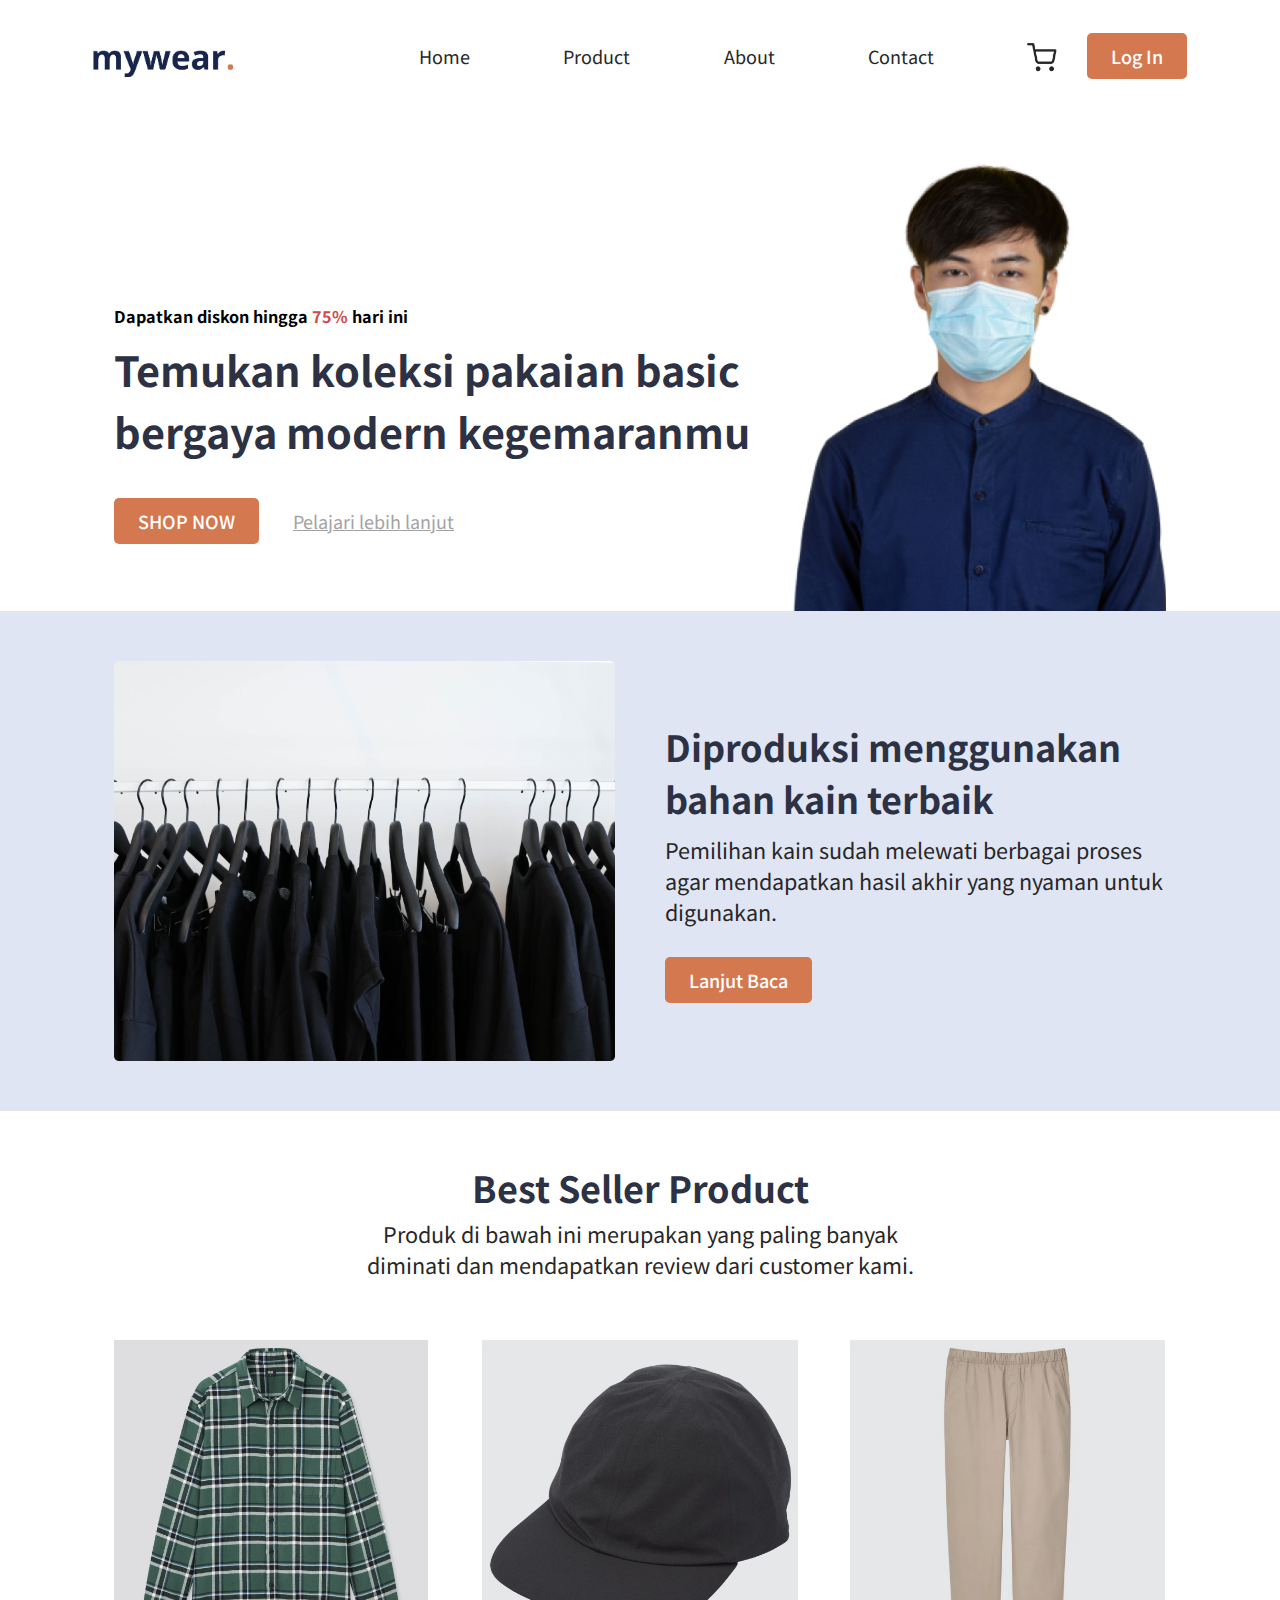
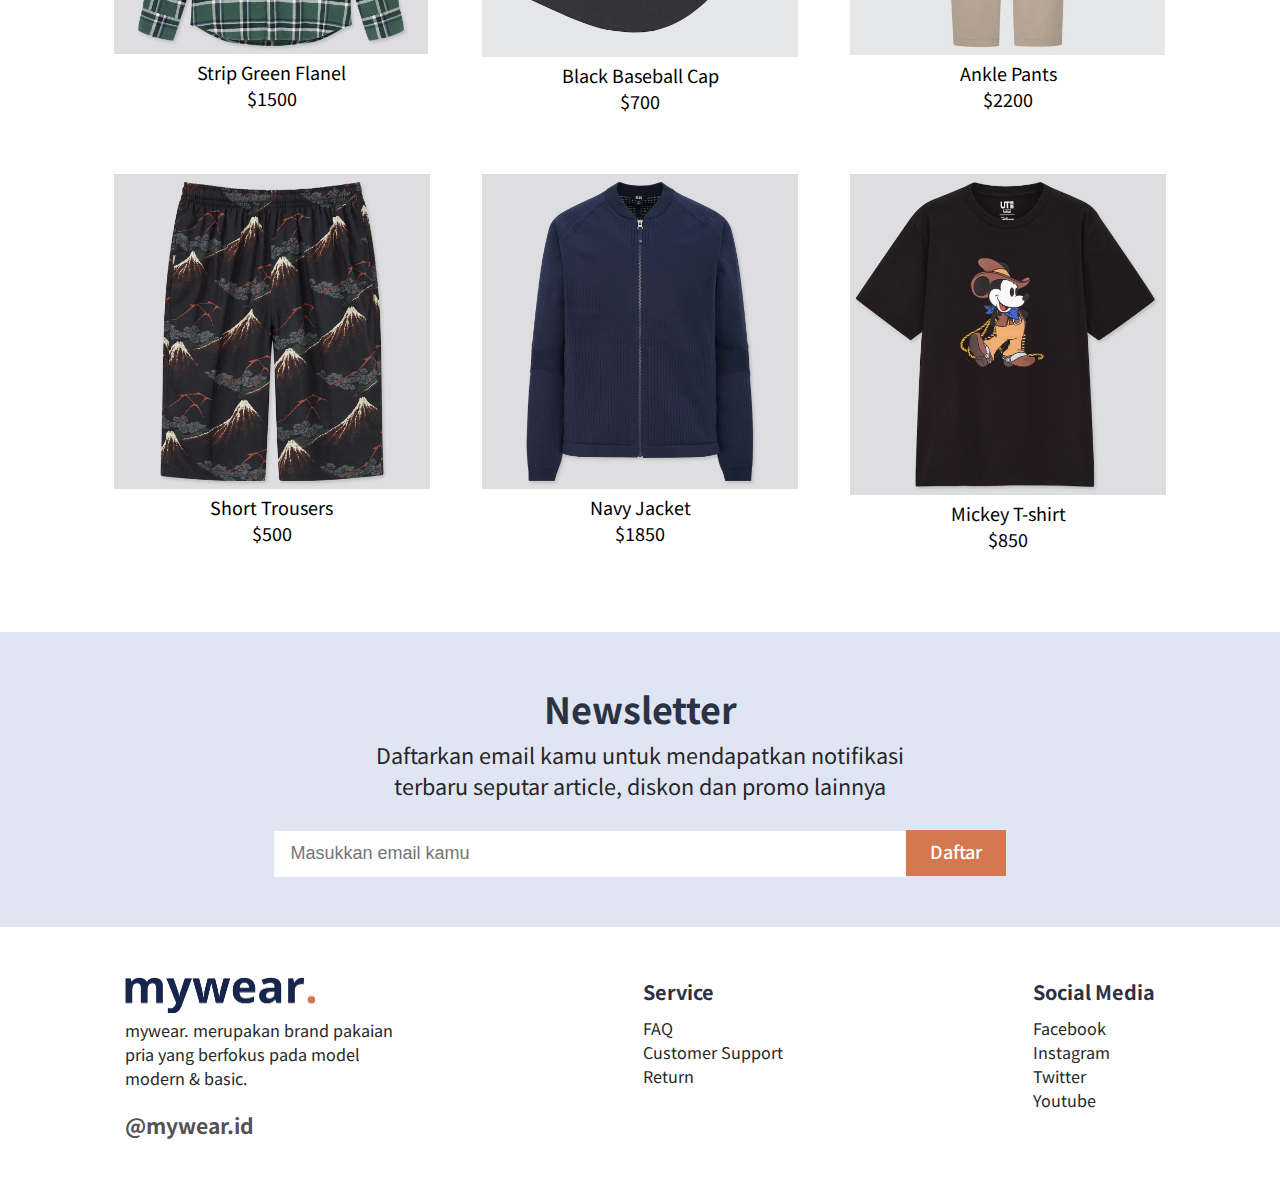
<file: index.html>
<!DOCTYPE html>
<html lang="en">
<head>
    <meta charset="UTF-8">
    <meta http-equiv="X-UA-Compatible" content="IE=edge">
    <meta name="viewport" content="width=device-width, initial-scale=1.0">
    <link rel="shortcut icon" href="asset/icon.png">
    <link href="https://fonts.googleapis.com/css2?family=Noto+Sans+JP:wght@100;400&display=swap" rel="stylesheet">
    <link rel="stylesheet" href="stylesheet.css">
    <link rel="stylesheet" href="responsive.css">
    <title>Mywear</title>
</head>
<body>
    <nav>
        <div class="logo">
            <img src="asset/mywear..png" alt="" class="nav-logo">
        </div>
        <ul>
            <li><a href="">Home</a></li>
            <li><a href="">Product</a></li>
            <li><a href="">About</a></li>
            <li><a href="">Contact</a></li>
            <div style="display: flex;">
                <li><img src="asset/shopping-cart 1.png" alt="" class="cart"></li>
                <li><a href="" class="button">Log In</a></li>
            </div>
        </ul>
        <div class="menu-toggle">
            <span></span>
            <span></span>
            <span></span>
        </div>
    </nav>
    <div class="hero">
        <div class="container">
            <div class="hero-txt">
                <h5>Dapatkan diskon hingga <span style="color: #D14B4B;">75%</span> hari ini</h5>
                <h1>Temukan koleksi pakaian basic bergaya modern kegemaranmu</h1><br>
                <div class="btn-wrapper">
                    <a href="" class="button">SHOP NOW</a>
                    <a class="pelajari" href="#">Pelajari lebih lanjut</a>
                </div>
            </div>
            <img class="hero-img" src="asset/young-man-wearing-disposable-medical-mask-standing-front-yellow-wall-removebg-preview 1.png" alt="">
        </div>
    </div>
    <div class="top">
        <div class="container">
            <div class="top-img">
                <img src="asset/the-creative-exchange-kWVImL5QxJI-unsplash 1.png" alt="">
            </div>
            <div class="top-txt">
                <h2>Diproduksi menggunakan<br>bahan kain terbaik</h2>
                <p>Pemilihan kain sudah melewati berbagai proses<br>agar mendapatkan hasil akhir yang nyaman untuk digunakan.</p>
                <a href="" class="button">Lanjut Baca</a>
            </div>
        </div>
    </div>
    <div class="main">
        <div class="container">
            <div class="heading">
                <h2>Best Seller Product</h2>
                <p>Produk di bawah ini merupakan yang paling banyak diminati dan mendapatkan review dari customer kami.</p>
            </div>
            <div class="products">
                <!-- bagian Strip Green Flanel -->
                <div class="product">
                    <div class="product-icon">
                        <img src="asset/flanel.png">
                        <p>Strip Green Flanel</p>
                    </div>
                    <p class="price">$1500</p>
                </div>
                <!-- bagian Black Baseball Cap -->
                <div class="product">
                    <div class="product-icon">
                        <img src="asset/cap.png">
                        <p>Black Baseball Cap</p>
                    </div>
                    <p class="price">$700</p>
                </div>
                <!-- bagian Ankle Pants -->
                <div class="product">
                    <div class="product-icon">
                        <img src="asset/pants.png">
                        <p>Ankle Pants</p>
                    </div>
                    <p class="price">$2200</p>
                </div>
                <!-- bagian Short Trousers  -->
                <div class="product">
                    <div class="product-icon">
                        <img src="asset/short.png">
                        <p>Short Trousers </p>
                    </div>
                    <p class="price">$500</p>
                </div>
                <!-- bagian Navy Jacket -->
                <div class="product">
                    <div class="product-icon">
                        <img src="asset/jacket.png">
                        <p>Navy Jacket</p>
                    </div>
                    <p class="price">$1850</p>
                </div>
                <!-- bagian Mickey T-shirt -->
                <div class="product">
                    <div class="product-icon">
                        <img src="asset/tshirt.png">
                        <p>Mickey T-shirt</p>
                    </div>
                    <p class="price">$850</p>
                </div>
            </div>
        </div>
    </div>
    <div class="bottom">
        <div class="container">
            <h2>Newsletter</h1>
            <p>Daftarkan email kamu untuk mendapatkan notifikasi terbaru seputar article, diskon dan promo lainnya</p>
            <input type="text" placeholder="Masukkan email kamu" class="input-email">
            <a href="" class="button daftar">Daftar</a>
        </div>
    </div>
    <footer>
        <div class="desc">
            <img src="asset/mywear..png" id="mywear-bottom">
            <p>mywear. merupakan brand pakaian<br>pria yang berfokus pada model<br>modern & basic.</p>
            <h3>@mywear.id</h3>
        </div>
        <div class="service">
            <h4>Service</h4>
            <p>FAQ</p>
            <p>Customer Support</p>
            <p>Return</p>
        </div>
        <div class="socmed">
            <h4>Social Media</h4>
            <p>Facebook</p>
            <p>Instagram</p>
            <p>Twitter</p>
            <p>Youtube</p>
        </div>
    </footer>
</body>
</html>
</file>
<file: stylesheet.css>
* {
    margin: 0;
    padding: 0;
    box-sizing: border-box;
}

body {
    font-family: 'Noto Sans JP', sans-serif;
    font-size: 18px;
}

img {
    width: 100%;
}

.container {
    width: 90%;
    padding: 50px;
    margin: 0 auto;
}

ul {
    list-style: none;
}

a {
    text-decoration: none;
}

/* Navbar*/
nav {
    padding: 40px 0 15px;
    width: 100%;
    display: flex;
    align-items: center;
    justify-content: space-around;
}

.nav-logo {
    width: 140px;
    margin-top: 10px;
}

nav ul {
    display: flex;
    width: 60%;
    justify-content: space-between;
}

nav ul li a {
    color: #272727;
}

nav ul li a:hover {
    color: #868686;
}

.cart {
    width: 30px;
    cursor: pointer;
    margin-right: 30px;
}

.button {
    padding: 10px 24px;
    background-color: #d47850;
    color: #ffff;
    font-weight: 500;
    border-radius: 5px;
}

.button:hover {
    background-color: #272727;
    color: #fff;
}

.menu-toggle {
    display: none;
    flex-direction: column;
    height: 20px;
    justify-content: space-between;
    position: relative;
}

.menu-toggle span {
    display: block;
    width: 28px;
    height: 3px;
    background-color: rgba(85, 85, 85, 0.938);
    border-radius: 3px;
}

/* Hero */
.hero .container {
    display: grid;
    grid-template-areas: 'hero-txt hero-img';
    justify-content: space-between;
    padding-bottom: 0;
}

.hero-txt {
    grid-area: hero-txt;
    align-content: center;
    padding-top: 80px;
}

.hero-txt h5 {
    font-size: 0.9em;
}

.hero-txt h1 {
    font-size: 2.3em;
    color: #2c3244;
    line-height: 1.5;
    margin-top: 10px;
    margin-bottom: 20px;
}
  
.pelajari {
    color: #a3a3a3;
    margin-left: 30px;
    text-decoration: underline;
}
  
.pelajari:hover {
    color: #272727;
}

.hero-img {
    grid-area: hero-img;
    width: 380px;
}

/* Top Content */
.top, .bottom {
    background-color: #E0E5F4;
}

.top .container {
    display: grid;
    grid-template-areas: 'top-img top-txt';
    grid-template-columns: repeat(auto-fit, minmax(250px, 1fr));
    gap: 50px;
}

.top-img {
    grid-area: top-img;
    display: flex;
    align-items: center;
}

.top-txt {
    grid-area: top-txt;
    display: flex;
    flex-direction: column;
    align-items: start;
    justify-content: center;
}

.top-txt h2 {
    font-size: 2em;
    color: #2C3244;
    margin-bottom: 10px;
}

.top-txt p {
    font-size: 1.2em;
    color: #272727;
    margin-bottom: 30px;
}

/* Main Content */
.main, .bottom {
    text-align: center;
}

.heading h2, .bottom h2 {
    font-size: 2em;
    color: #2C3244;
}

.heading p, .bottom p {
    font-size: 1.2em;
    margin: 5px auto 30px;
    max-width: 600px;
    color: #272727;
}

.products {
    display: flex;
    flex-wrap: wrap;
    justify-content: space-between;
}

.product {
    width: 30%;
    margin: 30px 0;
}

/* Bottom Content */
.input-email {
    min-width: 60%;
    height: 46px;
    padding: 0 16px;
    font-size: 1em;
    border: none;
}

.daftar {
    border-radius: 0;
    margin-left: -4px;
    padding-top: 8px;
    padding-bottom: 12px;
}

/* Footer */
footer {
    padding: 50px 0;
    display: flex;
    justify-content: space-around;
    color: #525252;
}

footer h4 {
    color: #2C3244;
    font-size: 1.1em;
    margin-bottom: 10px;
}

footer p {
    color: #272727;
    font-size: 0.9em;
}

.service p:hover, .socmed p:hover {
    color: #868686;
    cursor: pointer;
}

footer h3 {
    margin-top: 20px;
}

.desc img {
    width: 190px;
}
</file>
<file: responsive.css>
/* Responsive */
@media (max-width: 920px) {
    .container {
        padding: 30px;
    }

    .hero .container {
        grid-template-areas: 'hero-txt';
        justify-content: center;
        padding-bottom: 70px;
    }

    .hero-img {
        display: none;
    }

    .hero-txt {
        text-align: center;
        padding-top: 0;
    }

    .top-txt h2 {
        font-size: 1.6em;
    }
}

@media (max-width: 780px) {
    body {
        font-size: 16px;
    }

    nav {
        flex-direction: column;
    }

    .logo {
        flex: 2;
        margin-bottom: 20px;
    }

    .logo img {
        width: 200px;
        margin-top: 0;
    }

    nav ul {
        width: 80%;
    }

    .daftar {
        display: block;
        width: 15%;
        border-radius: 4px;
        margin: 20px auto 0;
    }
}

@media (max-width: 580px) {
    body {
        font-size: 14px;
    }

    nav {
        flex-direction: row;
        justify-content: space-between;
        padding-right: 60px;
        padding-left: 60px;
    }

    nav ul {
        display: none;
    }

    .menu-toggle {
        display: flex;
    }

    .logo {
        flex: inherit;
        margin: 0;
    }

    .logo img {
        width: 140px;
        margin-top: 7px;
    }

    .top .container {
        display: flex;
        flex-direction: column;
    }

    .top-img {
        display: flex;
        justify-content: center;
    }

    .top-img img {
        width: 75%;
    }

    .top-txt {
        align-items: center;
        text-align: center;
    }

    .product {
        width: 50%;
        padding: 10px;
    }

    .input-email {
        width: 100%;
    }

    .daftar {
        width: 100%;
    }
}

@media (max-width: 425px) {
    .product {
        width: 100%;
        padding: 20px;
        margin: 0 auto;
    }

    footer {
        padding: 25px;
        flex-direction: column;
        justify-content: center;
    }

    .desc, .service, .socmed {
        text-align: center;
        margin: 20px auto;
    }

    .btn-wrapper a {
        display: block;
    }

    .pelajari {
        margin: 20px auto 0;
    }
}

@media (max-width: 375px) {
    body {
        font-size: 12px;
    }
}
</file>
